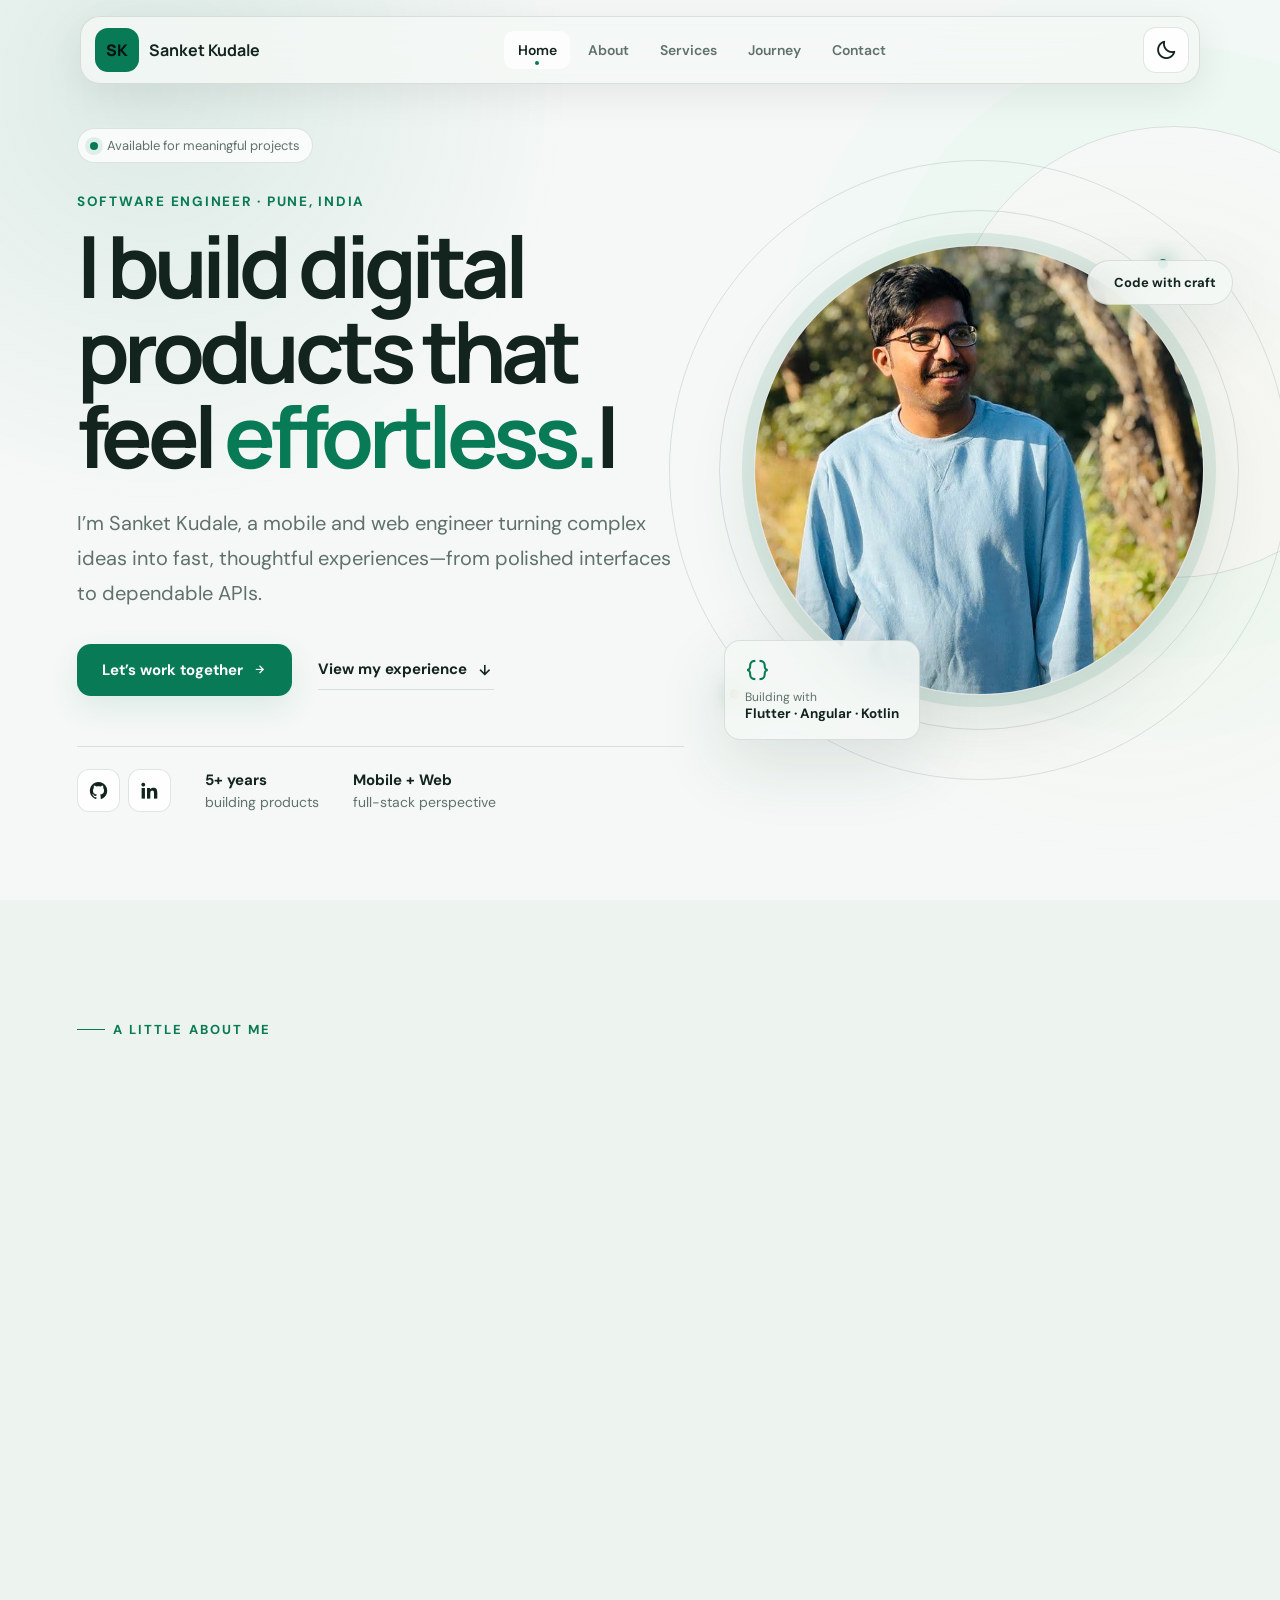
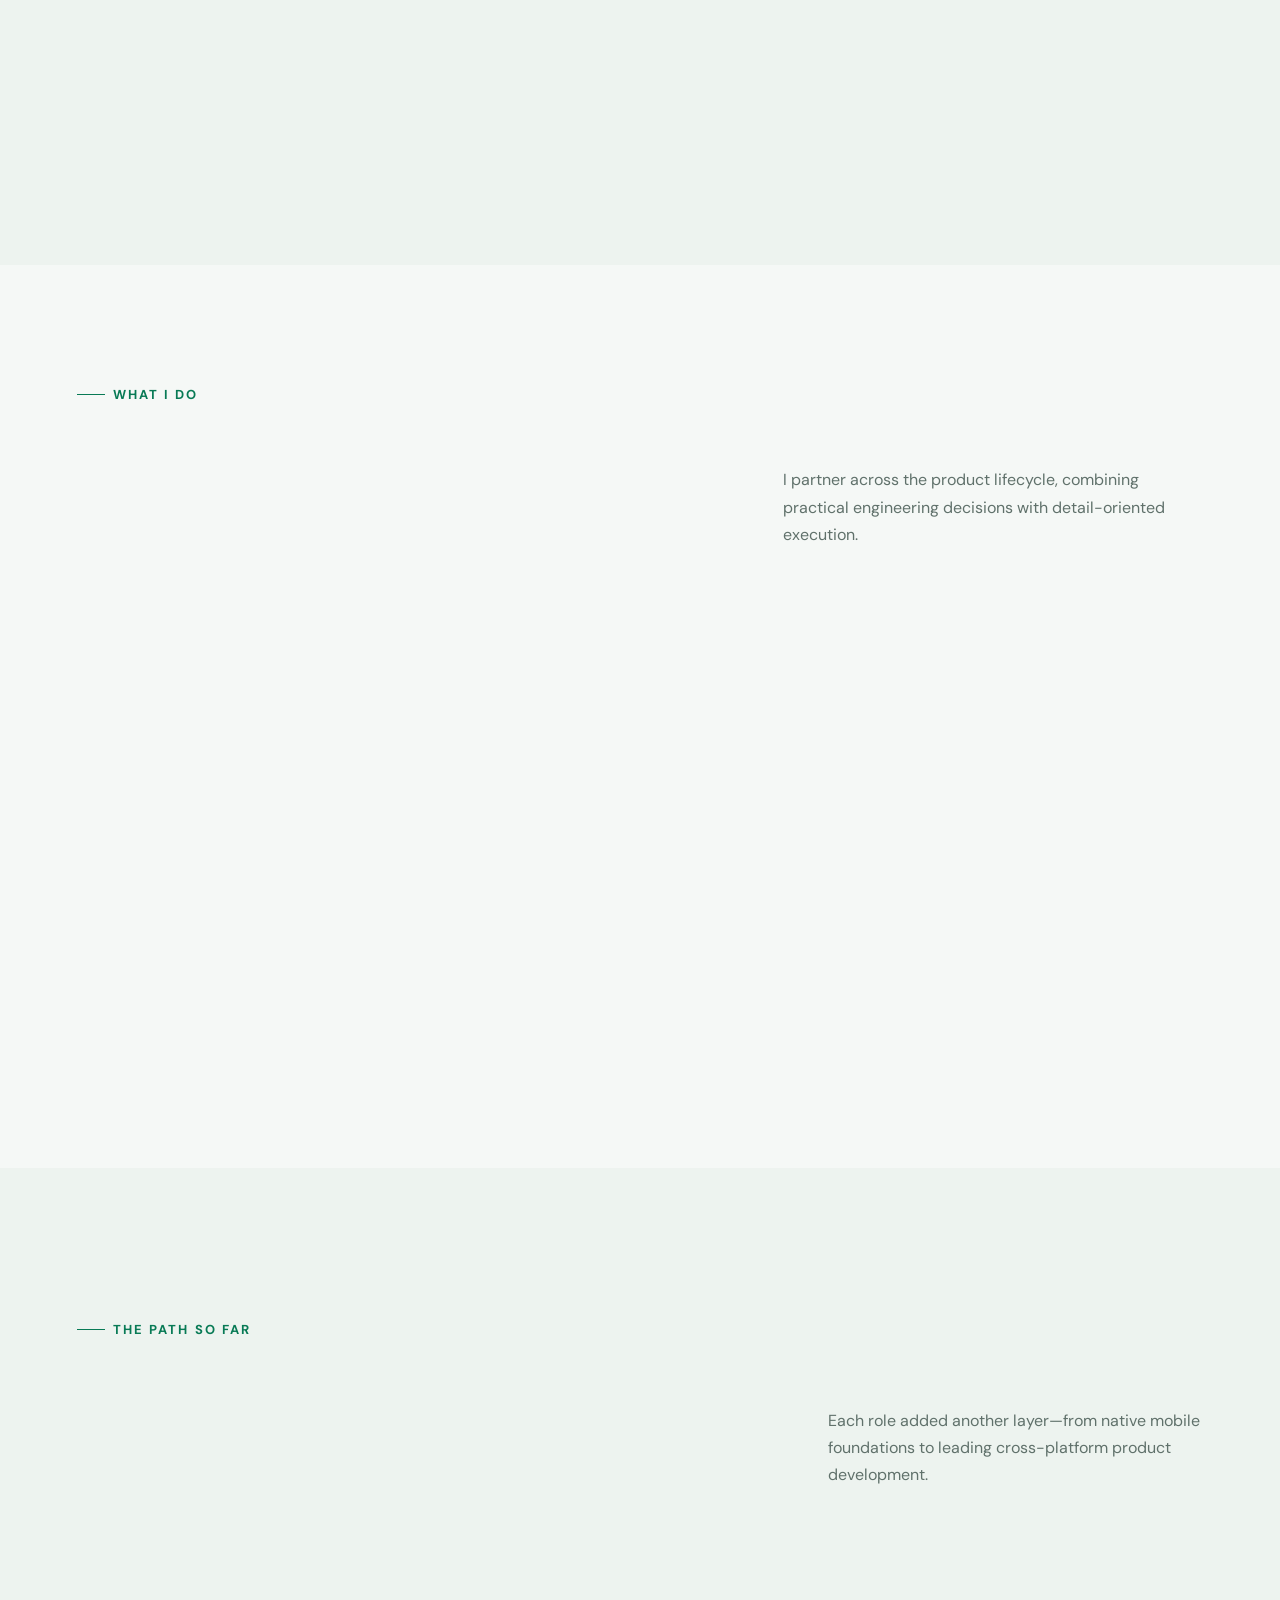
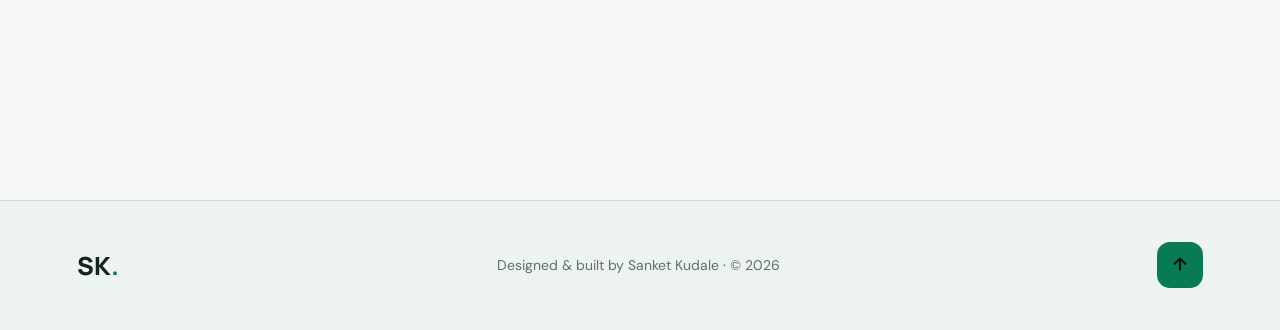
<file: index.html>
<!DOCTYPE html>
<html lang="en" data-critters-container>
  <head>
    <meta charset="utf-8">
    <title>Sanket Kudale</title>
    <base href="/">
    <meta name="viewport" content="width=device-width, initial-scale=1">
    <meta name="description" content="Sanket Kudale is a software engineer specializing in Flutter, Android, Angular, React, and Node.js product development.">
    <meta name="theme-color" content="#07110f">
    <link rel="icon" type="image/x-icon" href="assets/images/profile-pic.png">
    <link href="https://unpkg.com/boxicons@2.1.4/css/boxicons.min.css" rel="stylesheet">
    <!-- Google tag (gtag.js) -->
    <script async src="https://www.googletagmanager.com/gtag/js?id=G-PSBWMD7BKJ"></script>
    <script>
      window.dataLayer = window.dataLayer || [];
      function gtag() {
        dataLayer.push(arguments);
      }
      gtag("js", new Date());

      gtag("config", "G-PSBWMD7BKJ");
    </script>
  <style>@import"https://fonts.googleapis.com/css2?family=DM+Sans:wght@400;500;600;700&family=Manrope:wght@500;600;700;800&display=swap";*{margin:0;padding:0;box-sizing:border-box}:root{--bg-color:#07110f;--second-bg-color:#0b1815;--surface:rgba(18, 37, 32, .72);--surface-solid:#12231f;--surface-hover:#172d27;--text-color:#f2f7f4;--muted-color:#9cafaa;--main-color:#66e3ad;--main-strong:#38c98d;--accent-color:#f2c66d;--border-color:rgba(218, 245, 234, .11);--header-bg:rgba(7, 17, 15, .76);--shadow:0 24px 70px rgba(0, 0, 0, .28);--glow:rgba(102, 227, 173, .16)}html{font-size:62.5%;scroll-behavior:smooth;scroll-padding-top:8rem;overflow-x:hidden}body{min-width:320px;background:var(--bg-color);color:var(--text-color);font-family:DM Sans,sans-serif;transition:background-color .35s ease,color .35s ease}body:before{content:"";position:fixed;inset:0;z-index:-1;pointer-events:none;background:radial-gradient(circle at 12% 10%,var(--glow),transparent 30%),radial-gradient(circle at 88% 55%,rgba(242,198,109,.06),transparent 30%)}@media (max-width: 768px){html{font-size:58%}}@media (prefers-reduced-motion: reduce){html{scroll-behavior:auto}*,*:before,*:after{animation-duration:.01ms!important;animation-iteration-count:1!important;transition-duration:.01ms!important}}</style><link rel="stylesheet" href="styles.efb5b5158b6e879c.css" media="print" onload="this.media='all'"><noscript><link rel="stylesheet" href="styles.efb5b5158b6e879c.css"></noscript></head>
  <body>
    <app-root></app-root>
  <script src="runtime.4780622838e52590.js" type="module"></script><script src="polyfills.ca552c1e6be276d0.js" type="module"></script><script src="main.51fcde05eba2b998.js" type="module"></script></body>
</html>
</file>
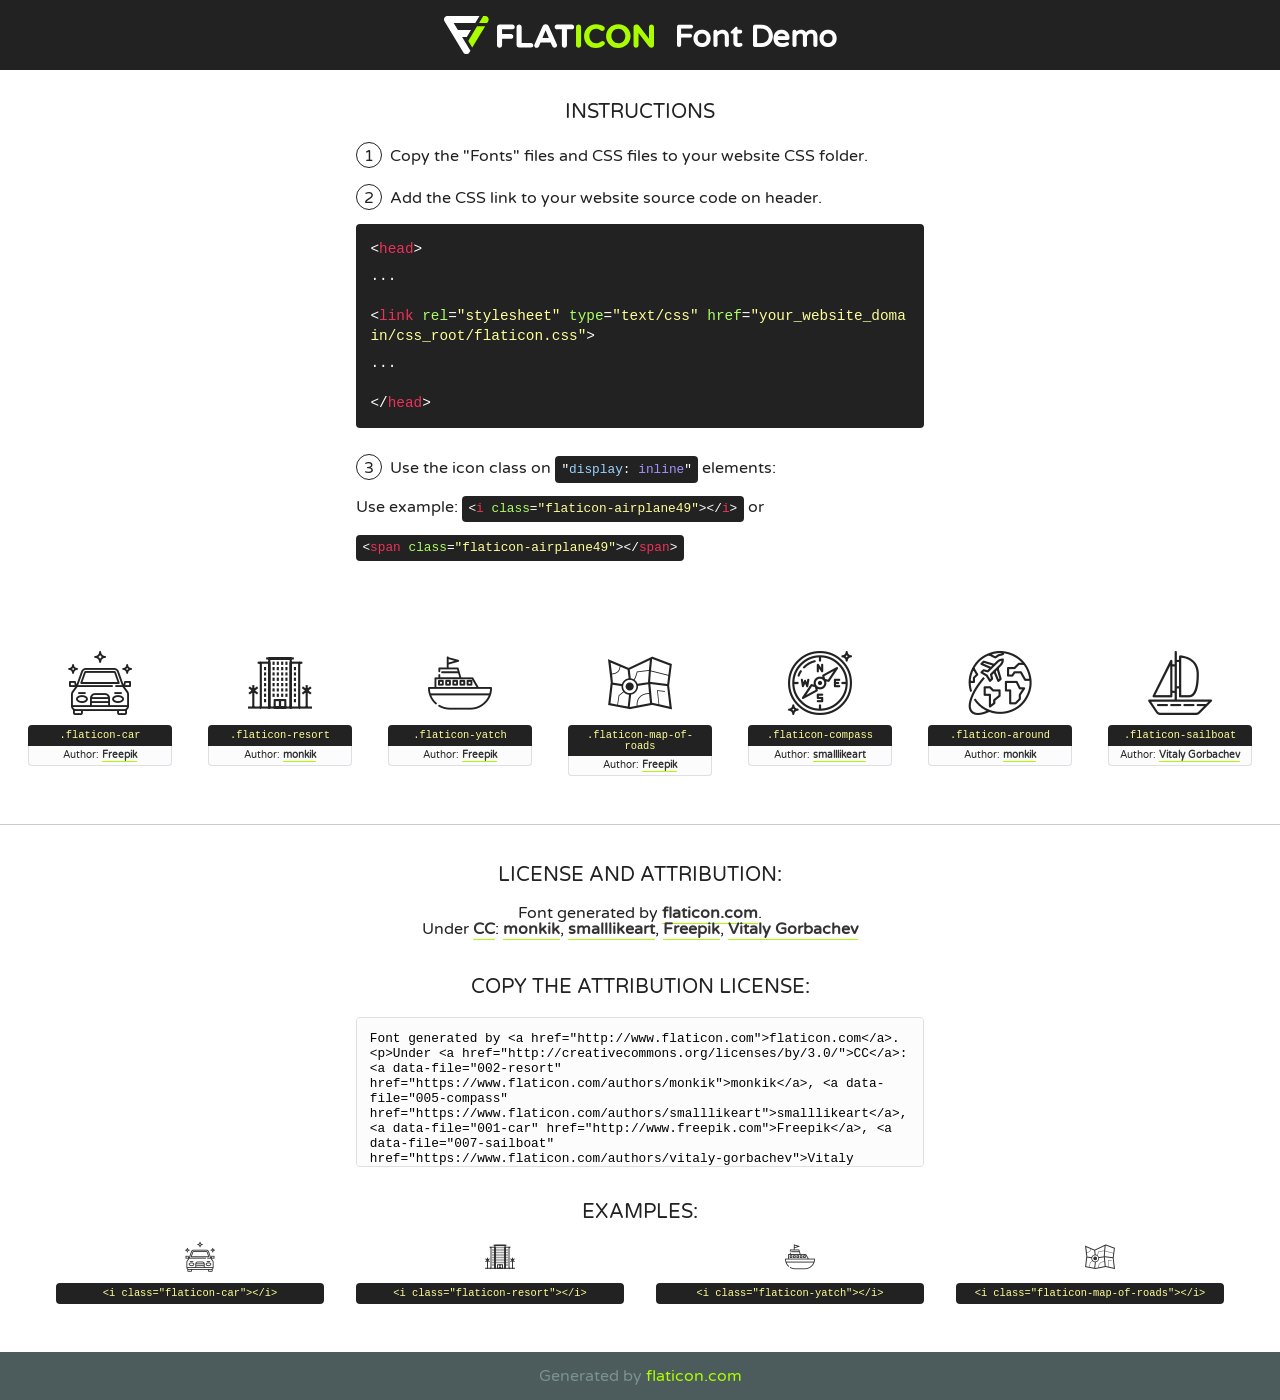
<file: fonts/flaticon/font/flaticon.html>
<!DOCTYPE html>
<!--
  Flaticon icon font: Flaticon
  Creation date: 05/07/2018 04:38
-->
<html>
<!DOCTYPE html>
<html>

<head>
    <title>Flaticon WebFont</title>
    <link href="http://fonts.googleapis.com/css?family=Varela+Round" rel="stylesheet" type="text/css" />
    <link rel="stylesheet" type="text/css" href="flaticon.css">
    <meta charset="UTF-8">
    <style>
    html, body, div, span, applet, object, iframe,
    h1, h2, h3, h4, h5, h6, p, blockquote, pre,
    a, abbr, acronym, address, big, cite, code,
    del, dfn, em, img, ins, kbd, q, s, samp,
    small, strike, strong, sub, sup, tt, var,
    b, u, i, center,
    dl, dt, dd, ol, ul, li,
    fieldset, form, label, legend,
    table, caption, tbody, tfoot, thead, tr, th, td,
    article, aside, canvas, details, embed, 
    figure, figcaption, footer, header, hgroup, 
    menu, nav, output, ruby, section, summary,
    time, mark, audio, video {
        margin: 0;
        padding: 0;
        border: 0;
        font-size: 100%;
        font: inherit;
        vertical-align: baseline;
    }
    /* HTML5 display-role reset for older browsers */
    article, aside, details, figcaption, figure, 
    footer, header, hgroup, menu, nav, section {
        display: block;
    }
    body {
        line-height: 1;
    }
    ol, ul {
        list-style: none;
    }
    blockquote, q {
        quotes: none;
    }
    blockquote:before, blockquote:after,
    q:before, q:after {
        content: '';
        content: none;
    }
    table {
        border-collapse: collapse;
        border-spacing: 0;
    }
    body {
        font-family: 'Varela Round', Helvetica, Arial, sans-serif;
        font-size: 16px;
        color: #222;
    }
    a {
        color: #333;
        border-bottom: 1px solid #a9fd00;
        font-weight: bold;
        text-decoration: none;
    }
    * {
        -moz-box-sizing: border-box;
        -webkit-box-sizing: border-box;
        box-sizing: border-box;
        margin: 0;
        padding: 0;
    }
    [class^="flaticon-"]:before, [class*=" flaticon-"]:before, [class^="flaticon-"]:after, [class*=" flaticon-"]:after {
        font-family: Flaticon;
        font-size: 30px;
        font-style: normal;
        margin-left: 20px;
        color: #333;
    }
    .wrapper {
        max-width: 600px;
        margin: auto;
        padding: 0 1em;
    }
    .title {
        font-size: 1.25em;
        text-align: center;
        margin-bottom: 1em;
        text-transform: uppercase;
    }
    header {
        text-align: center;
        background-color: #222;
        color: #fff;
        padding: 1em;
    }
    header .logo {
        width: 210px;
        height: 38px;
        display: inline-block;
        vertical-align: middle;
        margin-right: 1em;
        border: none;
    }
    header strong {
        font-size: 1.95em;
        font-weight: bold;
        vertical-align: middle;
        margin-top: 5px;
        display: inline-block;
    }
    .demo {
        margin: 2em auto;
        line-height: 1.25em;
    }
    .demo ul li {
        margin-bottom: 1em;
    }
    .demo ul li .num {
        color: #222;
        border-radius: 20px;
        display: inline-block;
        width: 26px;
        padding: 3px;
        height: 26px;
        text-align: center;
        margin-right: 0.5em;
        border: 1px solid #222;
    }
    .demo ul li code {
        background-color: #222;
        border-radius: 4px;
        padding: 0.25em 0.5em;
        display: inline-block;
        color: #fff;
        font-family: Consolas,Monaco,Lucida Console,Liberation Mono,DejaVu Sans Mono,Bitstream Vera Sans Mono,Courier New, monospace;
        font-weight: lighter;
        margin-top: 1em;
        font-size: 0.8em;
        word-break: break-all;
    }
    .demo ul li code.big {
        padding: 1em;
        font-size: 0.9em;
    }
    .demo ul li code .red {
        color: #EF3159;
    }
    .demo ul li code .green {
        color: #ACFF65;
    }
    .demo ul li code .yellow {
        color: #FFFF99;
    }
    .demo ul li code .blue {
        color: #99D3FF;
    }
    .demo ul li code .purple {
        color: #A295FF;
    }
    .demo ul li code .dots {
        margin-top: 0.5em;
        display: block;
    }
    #glyphs {
        border-bottom: 1px solid #ccc;
        padding: 2em 0;
        text-align: center;
    }
    .glyph {
        display: inline-block;
        width: 9em;
        margin: 1em;
        text-align: center;
        vertical-align: top;
        background: #FFF;
    }
    .glyph .glyph-icon {
        padding: 10px;
        display: block;
        font-family:"Flaticon";
        font-size: 64px;
        line-height: 1;
    }
    .glyph .glyph-icon:before {
        font-size: 64px;
        color: #222;
        margin-left: 0;
    }
    .class-name {
        font-size: 0.65em;
        background-color: #222;
        color: #fff;
        border-radius: 4px 4px 0 0;
        padding: 0.5em;
        color: #FFFF99;
        font-family: Consolas,Monaco,Lucida Console,Liberation Mono,DejaVu Sans Mono,Bitstream Vera Sans Mono,Courier New, monospace;
    }
    .author-name {
        font-size: 0.6em;
        background-color: #fcfcfd;
        border: 1px solid #DEDEE4;
        border-top: 0;
        border-radius: 0 0 4px 4px;
        padding: 0.5em;
    }
    .class-name:last-child {
        font-size: 10px;
        color:#888;
    }
    .class-name:last-child a {
        font-size: 10px;
        color:#555;
    }
    .class-name:last-child a:hover {
        color:#a9fd00;
    }
    .glyph > input {
        display: block;
        width: 100px;
        margin: 5px auto;
        text-align: center;
        font-size: 12px;
        cursor: text;
    }
    .glyph > input.icon-input {
        font-family:"Flaticon";
        font-size: 16px;
        margin-bottom: 10px;
    }
    .attribution .title {
        margin-top: 2em;
    }
    .attribution textarea {
        background-color: #fcfcfd;
        padding: 1em;
        border: none;
        box-shadow: none;
        border: 1px solid #DEDEE4;
        border-radius: 4px;
        resize: none;
        width: 100%;
        height: 150px;
        font-size: 0.8em;
        font-family: Consolas,Monaco,Lucida Console,Liberation Mono,DejaVu Sans Mono,Bitstream Vera Sans Mono,Courier New, monospace;
        -webkit-appearance: none;
    }
    .iconsuse {
        margin: 2em auto;
        text-align: center;
        max-width: 1200px;
    }
    .iconsuse:after {
        content: '';
        display: table;
        clear: both;
    }
    .iconsuse .image {
        float: left;
        width: 25%;
        padding: 0 1em;
    }
    .iconsuse .image p {
        margin-bottom: 1em;
    }
    .iconsuse .image span {
        display: block;
        font-size: 0.65em;
        background-color: #222;
        color: #fff;
        border-radius: 4px;
        padding: 0.5em;
        color: #FFFF99;
        margin-top: 1em;
        font-family: Consolas,Monaco,Lucida Console,Liberation Mono,DejaVu Sans Mono,Bitstream Vera Sans Mono,Courier New, monospace;
    }
    #footer {
        text-align: center;
        background-color: #4C5B5C;
        color: #7c9192;
        padding: 1em;
    }
    #footer a {
        border: none;
        color: #a9fd00;
        font-weight: normal;
    }
    @media (max-width: 960px) {
        .iconsuse .image {
            width: 50%;
        }
    }
    @media (max-width: 560px) {
        .iconsuse .image {
            width: 100%;
        }
    }
    </style>
</head>

<body class="characters-off">

    <header>
        <a href="http://www.flaticon.com" target="_blank" class="logo">
            <svg version="1.1" xmlns="http://www.w3.org/2000/svg" xmlns:xlink="http://www.w3.org/1999/xlink" xmlns:a="http://ns.adobe.com/AdobeSVGViewerExtensions/3.0/" viewBox="0 0 560.875 102.036" enable-background="new 0 0 560.875 102.036" xml:space="preserve">
                <defs>
                </defs>
                <g>
                    <g class="letters">
                        <path fill="#ffffff" d="M141.596,29.675c0-3.777,2.985-6.767,6.764-6.767h34.438c3.426,0,6.15,2.728,6.15,6.15
                        c0,3.43-2.724,6.149-6.15,6.149h-27.674v13.091h23.719c3.429,0,6.151,2.724,6.151,6.15c0,3.43-2.723,6.149-6.151,6.149h-23.719
                        v17.574c0,3.773-2.986,6.761-6.764,6.761c-3.779,0-6.764-2.989-6.764-6.761V29.675z"></path>
                        <path fill="#ffffff" d="M193.844,29.149c0-3.781,2.985-6.767,6.764-6.767c3.776,0,6.763,2.985,6.763,6.767v42.957h25.039
                        c3.426,0,6.149,2.726,6.149,6.153c0,3.425-2.723,6.15-6.149,6.15h-31.802c-3.779,0-6.764-2.986-6.764-6.768V29.149z"></path>
                        <path fill="#ffffff" d="M241.891,75.71l21.438-48.407c1.492-3.341,4.215-5.357,7.906-5.357h0.792
                        c3.686,0,6.323,2.017,7.815,5.357l21.439,48.407c0.436,0.967,0.701,1.845,0.701,2.723c0,3.602-2.809,6.501-6.414,6.501
                        c-3.161,0-5.269-1.845-6.499-4.655l-4.132-9.661h-27.059l-4.301,10.102c-1.144,2.631-3.426,4.214-6.237,4.214
                        c-3.517,0-6.24-2.81-6.24-6.325C241.1,77.64,241.451,76.677,241.891,75.71z M279.932,58.666l-8.521-20.297l-8.526,20.297H279.932
                        z"></path>
                        <path fill="#ffffff" d="M314.864,35.387H301.86c-3.429,0-6.239-2.813-6.239-6.238c0-3.429,2.811-6.24,6.239-6.24h39.533
                        c3.426,0,6.237,2.811,6.237,6.24c0,3.425-2.811,6.238-6.237,6.238h-13.001v42.785c0,3.773-2.99,6.761-6.764,6.761
                        c-3.779,0-6.764-2.989-6.764-6.761V35.387z"></path>
                        <path fill="#A9FD00" d="M352.615,29.149c0-3.781,2.985-6.767,6.767-6.767c3.774,0,6.761,2.985,6.761,6.767v49.024
                        c0,3.773-2.987,6.761-6.761,6.761c-3.781,0-6.767-2.989-6.767-6.761V29.149z"></path>
                        <path fill="#A9FD00" d="M374.132,53.836v-0.179c0-17.481,13.178-31.801,32.065-31.801c9.22,0,15.459,2.458,20.557,6.238
                        c1.402,1.054,2.637,2.985,2.637,5.357c0,3.692-2.985,6.59-6.681,6.59c-1.845,0-3.071-0.702-4.044-1.319
                        c-3.776-2.813-7.729-4.393-12.562-4.393c-10.364,0-17.831,8.611-17.831,19.154v0.173c0,10.542,7.291,19.329,17.831,19.329
                        c5.715,0,9.492-1.756,13.359-4.834c1.049-0.874,2.458-1.491,4.039-1.491c3.429,0,6.325,2.813,6.325,6.236
                        c0,2.106-1.056,3.78-2.282,4.834c-5.539,4.834-12.036,7.733-21.878,7.733C387.572,85.464,374.132,71.493,374.132,53.836z"></path>
                        <path fill="#A9FD00" d="M433.009,53.836v-0.179c0-17.481,13.79-31.801,32.766-31.801c18.981,0,32.592,14.143,32.592,31.628v0.173
                        c0,17.483-13.785,31.807-32.769,31.807C446.625,85.464,433.009,71.32,433.009,53.836z M484.224,53.836v-0.179
                        c0-10.539-7.725-19.326-18.626-19.326c-10.893,0-18.449,8.611-18.449,19.154v0.173c0,10.542,7.73,19.329,18.626,19.329
                        C476.676,72.986,484.224,64.378,484.224,53.836z"></path>
                        <path fill="#A9FD00" d="M506.233,29.321c0-3.774,2.99-6.763,6.767-6.763h1.401c3.252,0,5.183,1.583,7.029,3.953l26.093,34.265
                        V29.059c0-3.692,2.99-6.677,6.681-6.677c3.683,0,6.671,2.985,6.671,6.677v48.934c0,3.78-2.987,6.765-6.764,6.765h-0.436
                        c-3.257,0-5.188-1.581-7.034-3.953l-27.056-35.492v32.944c0,3.687-2.985,6.676-6.678,6.676c-3.683,0-6.673-2.989-6.673-6.676
                        V29.321z"></path>
                    </g>
                    <g class="insignia">
                        <path fill="#ffffff" d="M48.372,56.137h12.517l11.156-18.537H37.186L25.688,18.539h57.825L94.668,0H9.271
                        C5.925,0,2.842,1.801,1.198,4.716c-1.644,2.907-1.593,6.482,0.134,9.343l50.38,83.501c1.678,2.781,4.689,4.476,7.938,4.476
                        c3.246,0,6.257-1.695,7.935-4.476l2.898-4.804L48.372,56.137z"></path>
                        <g class="i">
                            <path fill="#A9FD00" d="M93.575,18.539h0.031v0.004l21.652,0.004l2.705-4.488c1.727-2.861,1.778-6.436,0.133-9.343
                            C116.454,1.801,113.371,0,110.026,0h-5.294L93.575,18.539z"></path>
                            <polygon fill="#A9FD00" points="88.291,27.356 64.725,66.486 75.519,84.404 109.942,27.356"></polygon>
                        </g>
                    </g>
                </g>
            </svg>
        </a>
        <strong>Font Demo</strong>
    </header>


    <section class="demo wrapper">

        <p class="title">Instructions</p>

        <ul>
            <li>
                <span class="num">1</span>Copy the "Fonts" files and CSS files to your website CSS folder.
            </li>
            <li>
                <span class="num">2</span>Add the CSS link to your website source code on header.
                <code class="big">
                    &lt;<span class="red">head</span>&gt;
                    <br/><span class="dots">...</span>
                    <br/>&lt;<span class="red">link</span> <span class="green">rel</span>=<span class="yellow">"stylesheet"</span> <span class="green">type</span>=<span class="yellow">"text/css"</span> <span class="green">href</span>=<span class="yellow">"your_website_domain/css_root/flaticon.css"</span>&gt;
                    <br/><span class="dots">...</span>
                    <br/>&lt;/<span class="red">head</span>&gt;
                </code>
            </li>

            <li>
                <p>
                    <span class="num">3</span>Use the icon class on <code>"<span class="blue">display</span>:<span class="purple"> inline</span>"</code> elements:
                    <br />
                    Use example: <code>&lt;<span class="red">i</span> <span class="green">class</span>=<span class="yellow">&quot;flaticon-airplane49&quot;</span>&gt;&lt;/<span class="red">i</span>&gt;</code> or <code>&lt;<span class="red">span</span> <span class="green">class</span>=<span class="yellow">&quot;flaticon-airplane49&quot;</span>&gt;&lt;/<span class="red">span</span>&gt;</code>
            </li>
        </ul>

    </section>




   <section id="glyphs">          
    
      
        <div class="glyph"><div class="glyph-icon flaticon-car"></div>
            <div class="class-name">.flaticon-car</div>
            <div class="author-name">Author: <a data-file="001-car" href="http://www.freepik.com">Freepik</a> </div> 
        </div>        
        
        <div class="glyph"><div class="glyph-icon flaticon-resort"></div>
            <div class="class-name">.flaticon-resort</div>
            <div class="author-name">Author: <a data-file="002-resort" href="https://www.flaticon.com/authors/monkik">monkik</a> </div> 
        </div>        
        
        <div class="glyph"><div class="glyph-icon flaticon-yatch"></div>
            <div class="class-name">.flaticon-yatch</div>
            <div class="author-name">Author: <a data-file="003-yatch" href="http://www.freepik.com">Freepik</a> </div> 
        </div>        
        
        <div class="glyph"><div class="glyph-icon flaticon-map-of-roads"></div>
            <div class="class-name">.flaticon-map-of-roads</div>
            <div class="author-name">Author: <a data-file="004-map-of-roads" href="http://www.freepik.com">Freepik</a> </div> 
        </div>        
        
        <div class="glyph"><div class="glyph-icon flaticon-compass"></div>
            <div class="class-name">.flaticon-compass</div>
            <div class="author-name">Author: <a data-file="005-compass" href="https://www.flaticon.com/authors/smalllikeart">smalllikeart</a> </div> 
        </div>        
        
        <div class="glyph"><div class="glyph-icon flaticon-around"></div>
            <div class="class-name">.flaticon-around</div>
            <div class="author-name">Author: <a data-file="006-around" href="https://www.flaticon.com/authors/monkik">monkik</a> </div> 
        </div>        
        
        <div class="glyph"><div class="glyph-icon flaticon-sailboat"></div>
            <div class="class-name">.flaticon-sailboat</div>
            <div class="author-name">Author: <a data-file="007-sailboat" href="https://www.flaticon.com/authors/vitaly-gorbachev">Vitaly Gorbachev</a> </div> 
        </div>        
        

    </section>



    <section class="attribution wrapper"   style="text-align:center;">

      <div class="title">License and attribution:</div><div class="attrDiv">Font generated by <a href="http://www.flaticon.com">flaticon.com</a>. <div><p>Under <a href="http://creativecommons.org/licenses/by/3.0/">CC</a>: <a data-file="002-resort" href="https://www.flaticon.com/authors/monkik">monkik</a>, <a data-file="005-compass" href="https://www.flaticon.com/authors/smalllikeart">smalllikeart</a>, <a data-file="001-car" href="http://www.freepik.com">Freepik</a>, <a data-file="007-sailboat" href="https://www.flaticon.com/authors/vitaly-gorbachev">Vitaly Gorbachev</a></p>  </div>
      </div>
      <div class="title">Copy the Attribution License:</div>

    <textarea onclick="this.focus();this.select();">Font generated by &lt;a href=&quot;http://www.flaticon.com&quot;&gt;flaticon.com&lt;/a&gt;. <p>Under <a href="http://creativecommons.org/licenses/by/3.0/">CC</a>: <a data-file="002-resort" href="https://www.flaticon.com/authors/monkik">monkik</a>, <a data-file="005-compass" href="https://www.flaticon.com/authors/smalllikeart">smalllikeart</a>, <a data-file="001-car" href="http://www.freepik.com">Freepik</a>, <a data-file="007-sailboat" href="https://www.flaticon.com/authors/vitaly-gorbachev">Vitaly Gorbachev</a></p>  
     </textarea>

    </section>

    <section class="iconsuse">

          <div class="title">Examples:</div>            
             
            <div class="image">
                <p>
                    <i class="glyph-icon flaticon-car"></i> 
                    <span>&lt;i class=&quot;flaticon-car&quot;&gt;&lt;/i&gt;</span>
                </p>
            </div>
            
            <div class="image">
                <p>
                    <i class="glyph-icon flaticon-resort"></i> 
                    <span>&lt;i class=&quot;flaticon-resort&quot;&gt;&lt;/i&gt;</span>
                </p>
            </div>
            
            <div class="image">
                <p>
                    <i class="glyph-icon flaticon-yatch"></i> 
                    <span>&lt;i class=&quot;flaticon-yatch&quot;&gt;&lt;/i&gt;</span>
                </p>
            </div>
            
            <div class="image">
                <p>
                    <i class="glyph-icon flaticon-map-of-roads"></i> 
                    <span>&lt;i class=&quot;flaticon-map-of-roads&quot;&gt;&lt;/i&gt;</span>
                </p>
            </div>
                       
        </div>
                            
    </section>

<div id="footer">
    <div>Generated by <a href="http://www.flaticon.com">flaticon.com</a>
    </div>
</div>



</body>
</html>
</file>
<file: styles.efb5b5158b6e879c.css>
@import"https://fonts.googleapis.com/css2?family=DM+Sans:wght@400;500;600;700&family=Manrope:wght@500;600;700;800&display=swap";*{margin:0;padding:0;box-sizing:border-box}:root{--bg-color: #07110f;--second-bg-color: #0b1815;--surface: rgba(18, 37, 32, .72);--surface-solid: #12231f;--surface-hover: #172d27;--text-color: #f2f7f4;--muted-color: #9cafaa;--main-color: #66e3ad;--main-strong: #38c98d;--accent-color: #f2c66d;--border-color: rgba(218, 245, 234, .11);--header-bg: rgba(7, 17, 15, .76);--shadow: 0 24px 70px rgba(0, 0, 0, .28);--glow: rgba(102, 227, 173, .16)}[data-theme=light]{--bg-color: #f5f8f6;--second-bg-color: #edf3ef;--surface: rgba(255, 255, 255, .78);--surface-solid: #ffffff;--surface-hover: #f4faf6;--text-color: #13241f;--muted-color: #60716b;--main-color: #087a55;--main-strong: #056947;--accent-color: #a86d08;--border-color: rgba(19, 54, 43, .12);--header-bg: rgba(245, 248, 246, .82);--shadow: 0 24px 70px rgba(36, 65, 55, .12);--glow: rgba(8, 122, 85, .1)}html{font-size:62.5%;scroll-behavior:smooth;scroll-padding-top:8rem;overflow-x:hidden}body{min-width:320px;background:var(--bg-color);color:var(--text-color);font-family:DM Sans,sans-serif;transition:background-color .35s ease,color .35s ease}body:before{content:"";position:fixed;inset:0;z-index:-1;pointer-events:none;background:radial-gradient(circle at 12% 10%,var(--glow),transparent 30%),radial-gradient(circle at 88% 55%,rgba(242,198,109,.06),transparent 30%)}button,input,textarea{font:inherit}a{color:inherit;text-decoration:none}button{border:0}section{position:relative;min-height:100vh;padding:12rem max(6vw,3rem) 8rem}.heading{font-family:Manrope,sans-serif;font-size:clamp(3.6rem,5vw,6.2rem);line-height:1.05;letter-spacing:-.045em}.heading span,.accent{color:var(--main-color)}.section-kicker{display:inline-flex;align-items:center;gap:.8rem;margin-bottom:1.5rem;color:var(--main-color);font-size:1.3rem;font-weight:700;letter-spacing:.16em;text-transform:uppercase}.section-kicker:before{content:"";width:2.8rem;height:1px;background:currentColor}.btn{display:inline-flex;align-items:center;justify-content:center;gap:.9rem;min-height:5.2rem;padding:0 2.4rem;border:1px solid transparent;border-radius:1.4rem;background:var(--main-color);color:#06130f;font-size:1.5rem;font-weight:700;box-shadow:0 12px 30px var(--glow);transition:transform .25s ease,box-shadow .25s ease,background .25s ease}[data-theme=light] .btn{color:#fff}.btn:hover{transform:translateY(-3px);box-shadow:0 18px 38px var(--glow);background:var(--main-strong)}.btn:focus-visible,a:focus-visible,button:focus-visible,input:focus-visible,textarea:focus-visible{outline:3px solid var(--main-color);outline-offset:3px}::selection{background:var(--main-color);color:#06130f}::-webkit-scrollbar{width:.9rem}::-webkit-scrollbar-track{background:var(--bg-color)}::-webkit-scrollbar-thumb{background:var(--main-color);border:3px solid var(--bg-color);border-radius:2rem}@media (max-width: 768px){html{font-size:58%}section{padding:10rem 2.2rem 7rem;min-height:auto}}@media (prefers-reduced-motion: reduce){html{scroll-behavior:auto}*,*:before,*:after{animation-duration:.01ms!important;animation-iteration-count:1!important;transition-duration:.01ms!important}}
</file>
<file: fonts/flaticon/font/flaticon.css>
/*
  	Flaticon icon font: Flaticon
  	Creation date: 05/07/2018 04:38
  	*/

@font-face {
  font-family: "Flaticon";
  src: url("./Flaticon.eot");
  src: url("./Flaticon.eot?#iefix") format("embedded-opentype"),
       url("./Flaticon.woff") format("woff"),
       url("./Flaticon.ttf") format("truetype"),
       url("./Flaticon.svg#Flaticon") format("svg");
  font-weight: normal;
  font-style: normal;
}

@media screen and (-webkit-min-device-pixel-ratio:0) {
  @font-face {
    font-family: "Flaticon";
    src: url("./Flaticon.svg#Flaticon") format("svg");
  }
}

[class^="flaticon-"]:before, [class*=" flaticon-"]:before,
[class^="flaticon-"]:after, [class*=" flaticon-"]:after {   
  font-family: Flaticon;
  font-style: normal;
}

.flaticon-car:before { content: "\f100"; }
.flaticon-resort:before { content: "\f101"; }
.flaticon-yatch:before { content: "\f102"; }
.flaticon-map-of-roads:before { content: "\f103"; }
.flaticon-compass:before { content: "\f104"; }
.flaticon-around:before { content: "\f105"; }
.flaticon-sailboat:before { content: "\f106"; }
</file>
